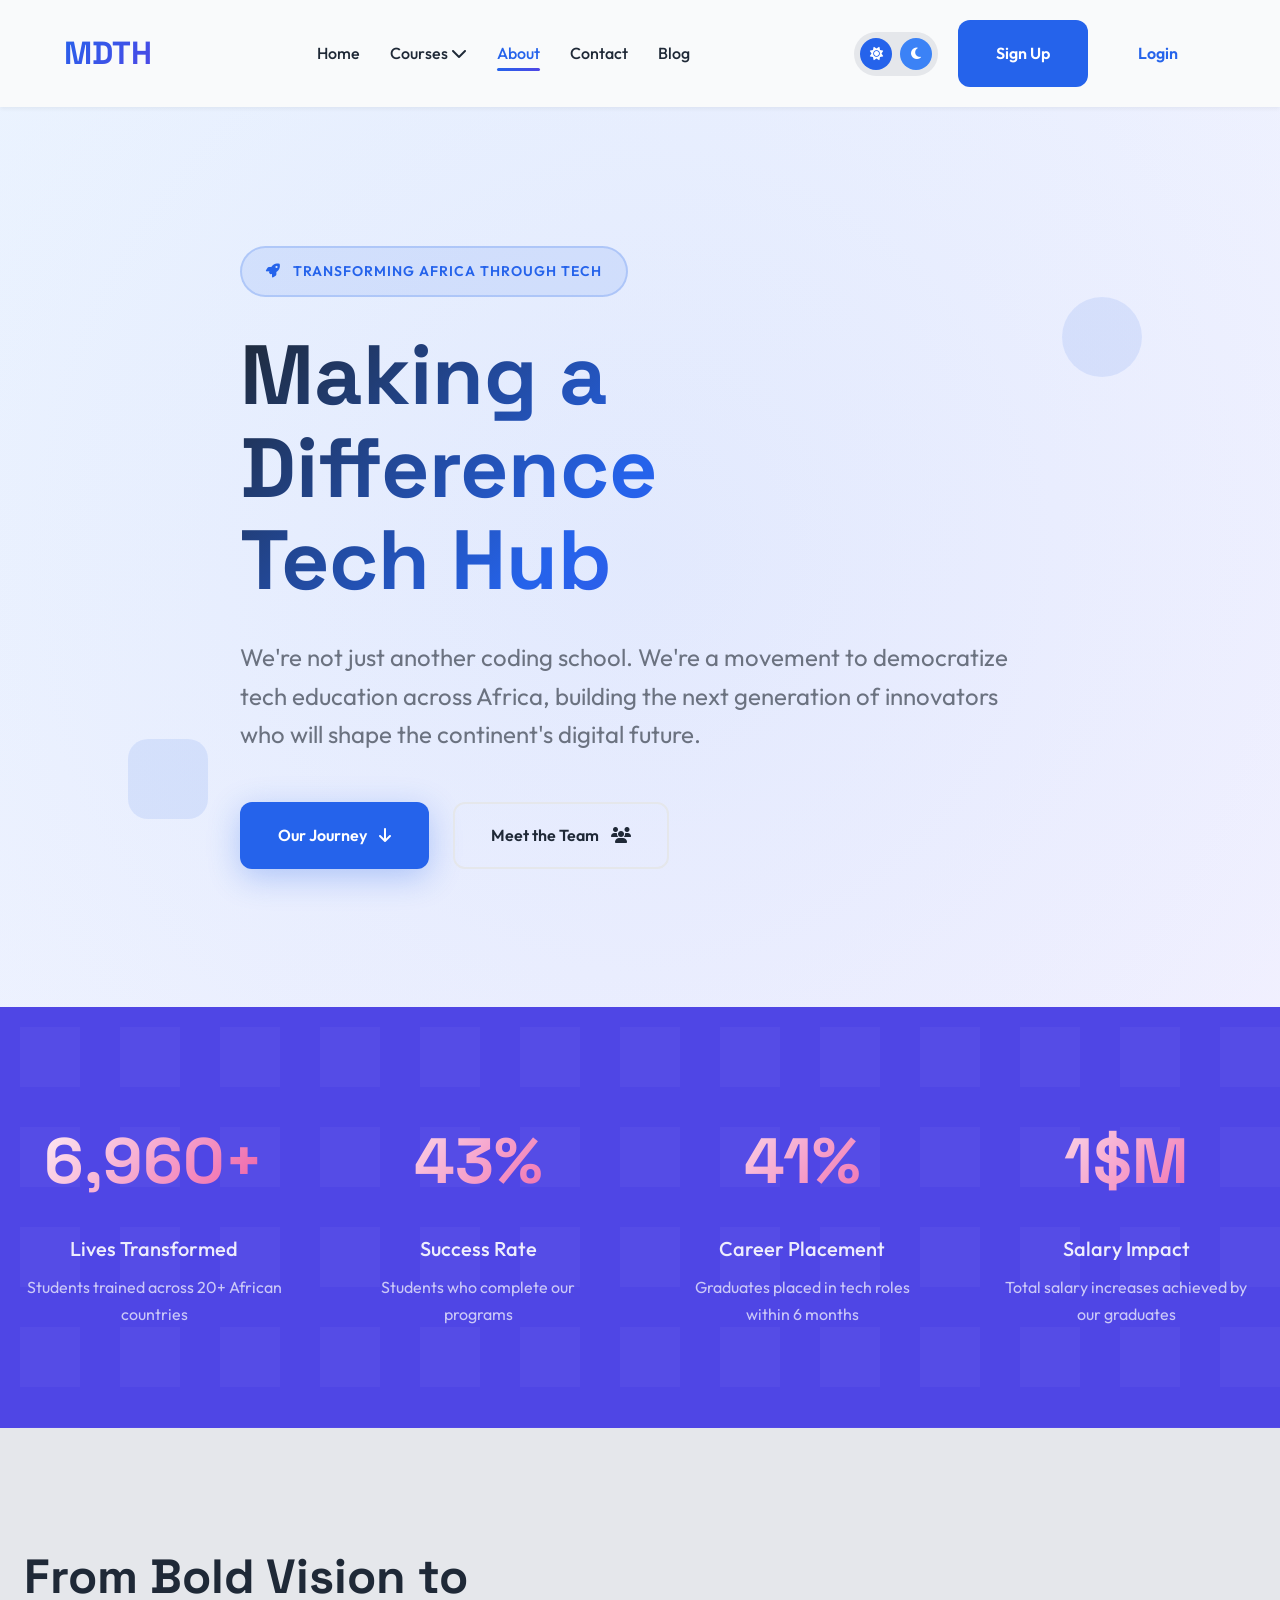
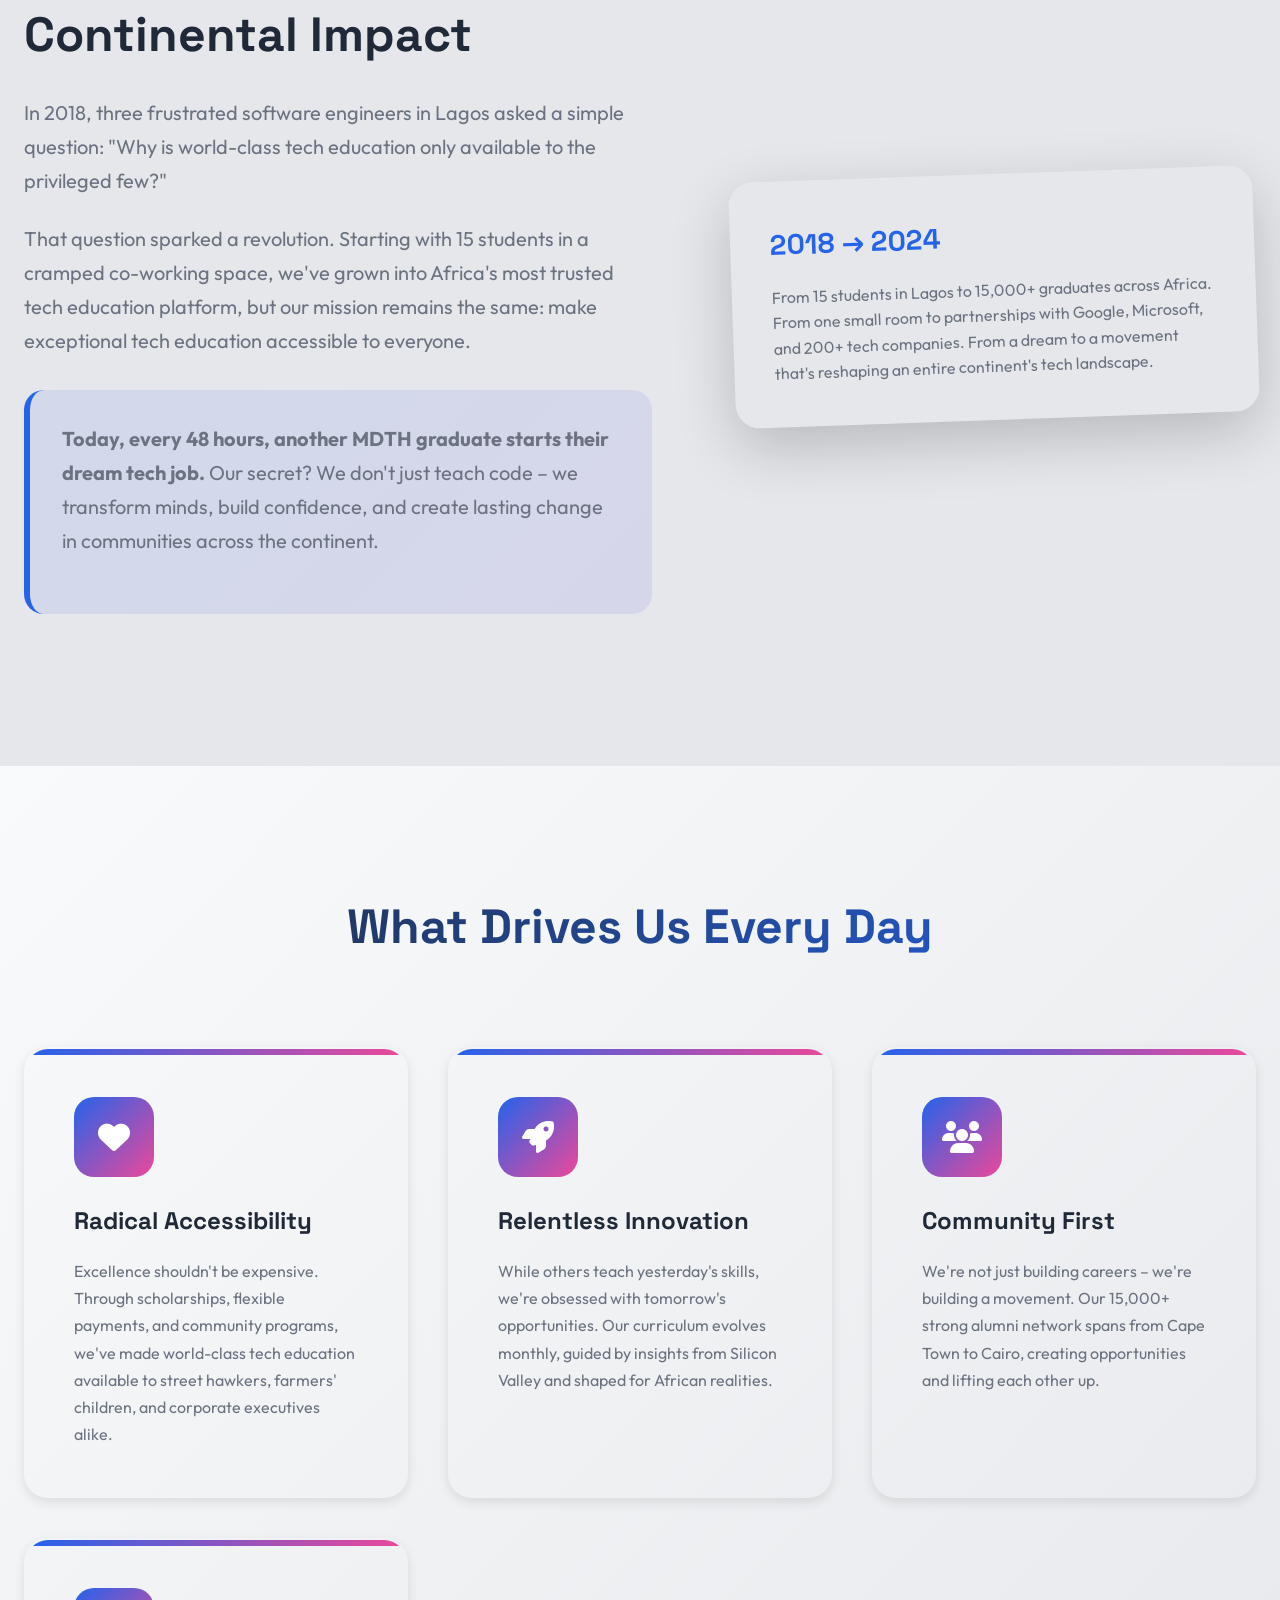
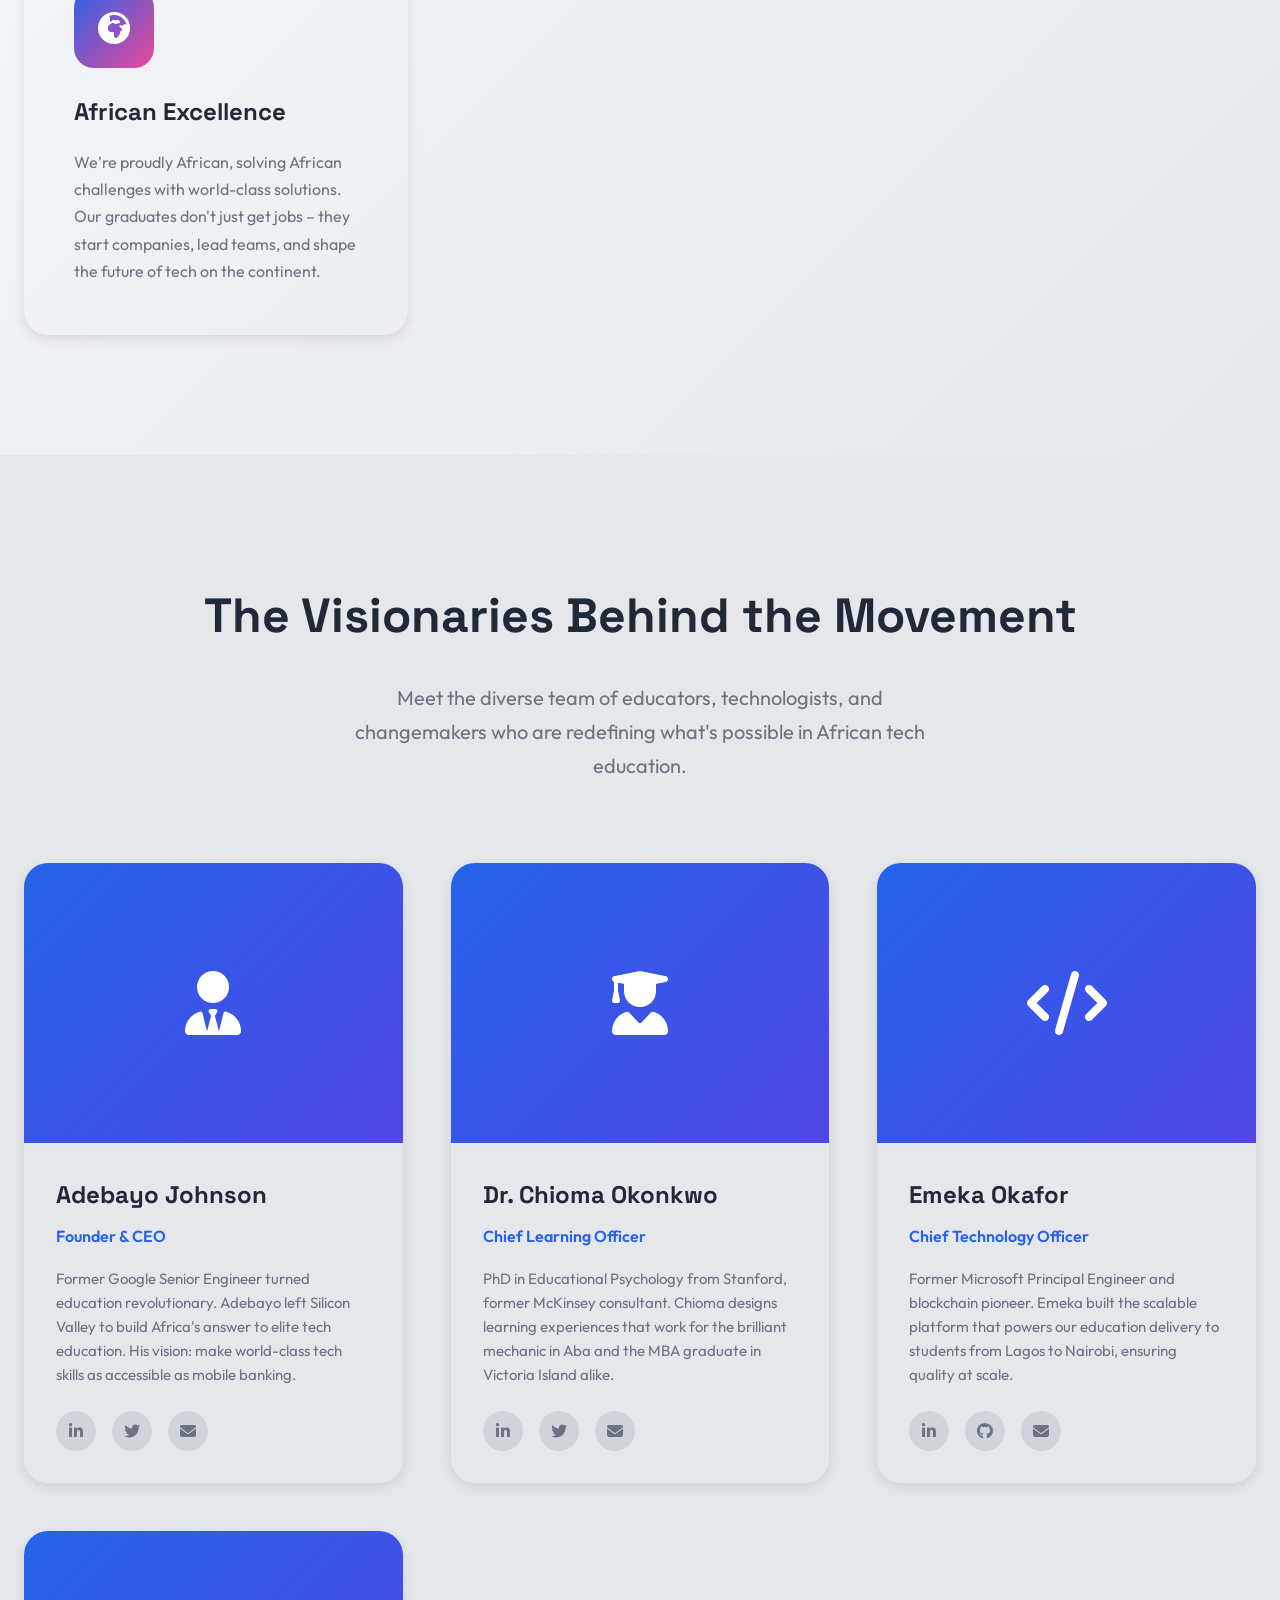
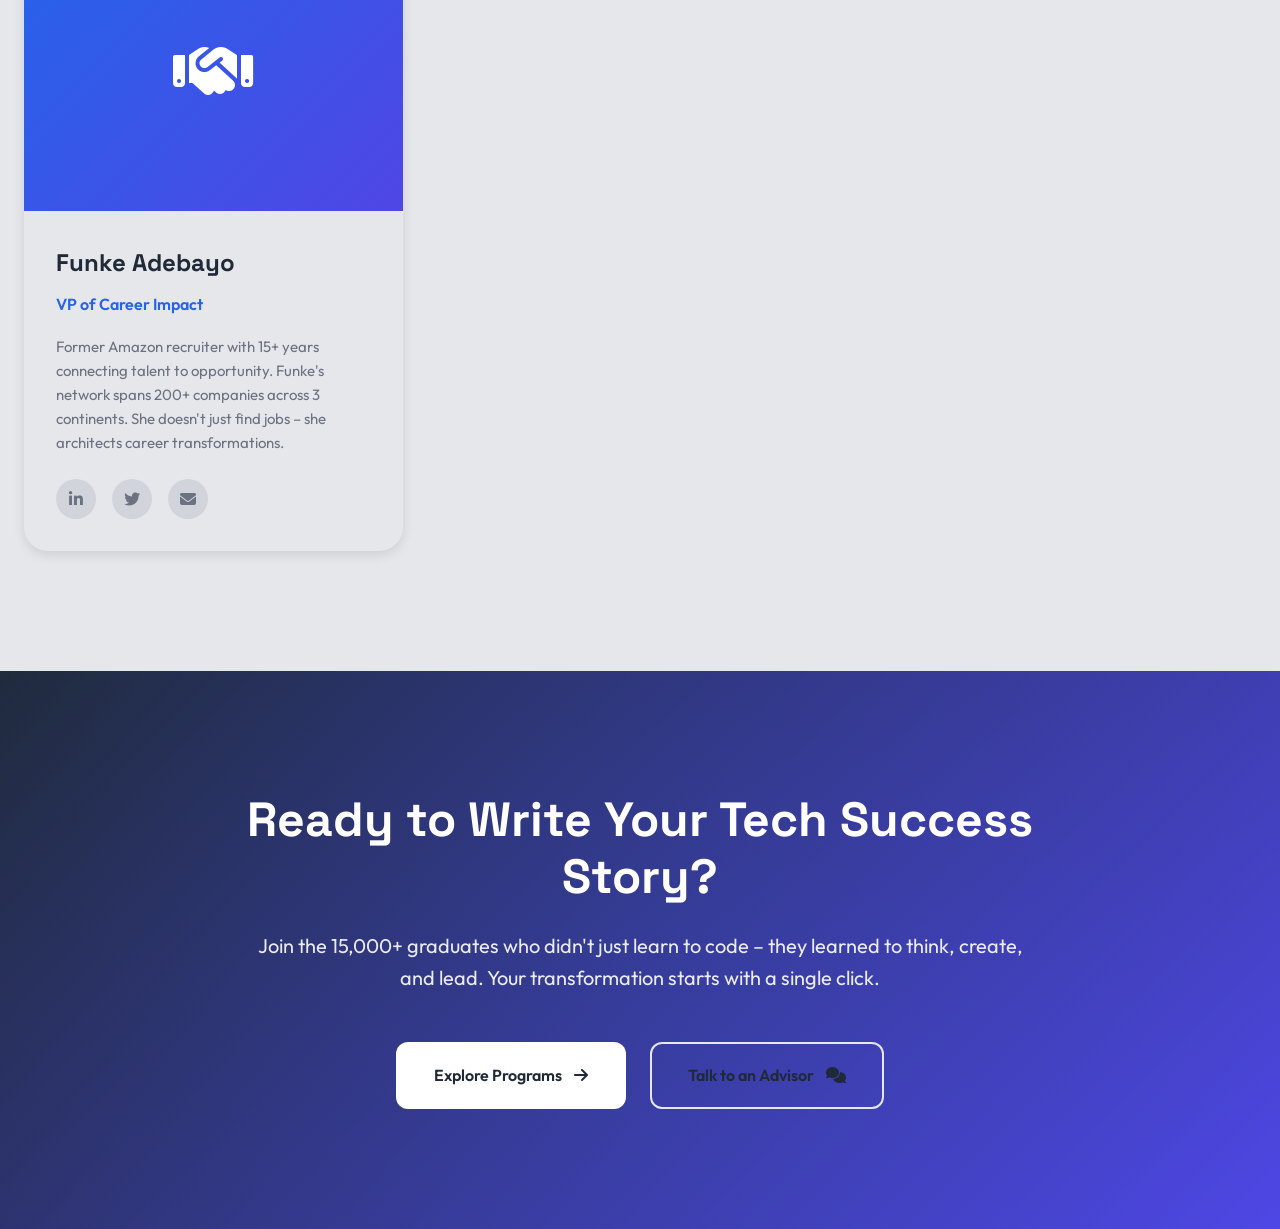
<file: about.html>
<!DOCTYPE html>
<html lang="en">
<head>
    <meta charset="UTF-8">
    <meta name="viewport" content="width=device-width, initial-scale=1.0">
    <title>About MDTH | Making a Difference Tech Hub</title>
    <meta name="description" content="Discover MDTH's journey to transform African tech education through innovation, excellence, and community impact.">
    
    <!-- Fonts -->
    <link rel="preconnect" href="https://fonts.googleapis.com">
    <link rel="preconnect" href="https://fonts.gstatic.com" crossorigin>
    <link href="https://fonts.googleapis.com/css2?family=Outfit:wght@300;400;500;600;700;800;900&family=Space+Grotesk:wght@300;400;500;600;700&display=swap" rel="stylesheet">
    
    <!-- Icons -->
    <link rel="stylesheet" href="https://cdnjs.cloudflare.com/ajax/libs/font-awesome/6.4.0/css/all.min.css">
    
    <style>
        :root {
            --primary: #2563EB;
            --primary-dark: #1E40AF;
            --primary-light: #93C5FD;
            --secondary: #4F46E5;
            --accent: #EC4899;
            --success: #10B981;
            --error: #EF4444;
            --warning: #F59E0B;
            --text-primary: #1F2937;
            --text-secondary: #6B7280;
            --text-muted: #9CA3AF;
            --bg-primary: #F9FAFB;
            --bg-secondary: #E5E7EB;
            --bg-tertiary: #D1D5DB;
            --bg-dark: #111827;
            --border: #E5E7EB;
            --shadow-sm: 0 2px 4px rgba(0,0,0,0.05);
            --shadow-md: 0 4px 12px rgba(0,0,0,0.1);
            --shadow-lg: 0 10px 30px rgba(0,0,0,0.15);
            --shadow-xl: 0 20px 60px rgba(0,0,0,0.2);
            --radius-sm: 8px;
            --radius-md: 12px;
            --radius-lg: 20px;
            --radius-xl: 24px;
        }

        /* Dark theme */
        [data-theme="dark"] {
            --primary: #3B82F6;
            --primary-dark: #1E40AF;
            --primary-light: #1E3A8A;
            --secondary: #6366F1;
            --accent: #EC4899;
            --text-primary: #F3F4F6;
            --text-secondary: #9CA3AF;
            --text-muted: #6B7280;
            --bg-primary: #111827;
            --bg-secondary: #1F2937;
            --bg-tertiary: #374151;
            --bg-dark: #030712;
            --border: #4B5563;
        }

        * {
            margin: 0;
            padding: 0;
            box-sizing: border-box;
        }

        html {
            scroll-behavior: smooth;
            font-size: 16px;
        }

        body {
            font-family: 'Outfit', -apple-system, BlinkMacSystemFont, sans-serif;
            line-height: 1.7;
            color: var(--text-primary);
            background: var(--bg-primary);
            overflow-x: hidden;
            transition: background 0.3s ease, color 0.3s ease;
        }

        .container {
            max-width: 1400px;
            margin: 0 auto;
            padding: 0 24px;
        }

        .section-padding {
            padding: 120px 0;
        }

        /* Custom cursor */
        body {
            cursor: url("data:image/svg+xml,%3Csvg xmlns='http://www.w3.org/2000/svg' width='32' height='32' viewBox='0 0 32 32'%3E%3Ccircle cx='16' cy='16' r='10' fill='%232563EB' opacity='0.3'/%3E%3Ccircle cx='16' cy='16' r='4' fill='%232563EB'/%3E%3C/svg%3E") 16 16, auto;
        }

        /* Navigation */
        /* Navigation Styles */
    .navbar {
        display: flex;
        justify-content: space-between;
        align-items: center;
        padding: 20px 5%;
        background-color: var(--bg-primary);
        box-shadow: var(--shadow-sm);
        position: sticky;
        top: 0;
        z-index: 1000;
        transition: all 0.3s ease;
    }

    .nav-container {
        display: flex;
        justify-content: space-between;
        align-items: center;
        width: 100%;
        max-width: 1400px;
        margin: 0 auto;
    }

    .logo {
        font-family: 'Space Grotesk', sans-serif;
        font-size: 32px;
        font-weight: 800;
        background: linear-gradient(135deg, var(--primary) 0%, var(--secondary) 100%);
        -webkit-background-clip: text;
        -webkit-text-fill-color: transparent;
        background-clip: text;
    }

    .nav-links {
        display: flex;
        gap: 30px;
        align-items: center;
        list-style: none;
    }

    .nav-links a {
        color: var(--text-primary);
        font-weight: 500;
        text-decoration: none;
        position: relative;
        padding: 8px 0;
        transition: color 0.3s ease;
    }

    .nav-links a:hover,
    .nav-links a.active {
        color: var(--primary);
    }

    .nav-links a::after {
        content: '';
        position: absolute;
        width: 0;
        height: 3px;
        bottom: 0;
        left: 0;
        background: linear-gradient(90deg, var(--primary), var(--secondary));
        transition: width 0.3s ease;
        border-radius: 3px;
    }

    .nav-links a:hover::after,
    .nav-links a.active::after {
        width: 100%;
    }

    /* Dropdown Menu */
    .dropdown {
        position: relative;
    }

    .dropdown-menu {
        position: absolute;
        top: 100%;
        left: 0;
        background-color: var(--card-bg);
        border-radius: var(--radius-md);
        box-shadow: var(--shadow-md);
        padding: 15px;
        min-width: 200px;
        opacity: 0;
        visibility: hidden;
        transition: all 0.3s ease;
        z-index: 100;
        border: 1px solid var(--border);
    }

    .dropdown:hover .dropdown-menu {
        opacity: 1;
        visibility: visible;
    }

    .dropdown-menu li {
        margin-bottom: 10px;
    }

    .dropdown-menu li:last-child {
        margin-bottom: 0;
    }

    .dropdown-menu a {
        display: block;
        padding: 8px 12px;
        border-radius: var(--radius-sm);
        transition: all 0.2s ease;
        color: var(--text-primary);
    }

    .dropdown-menu a:hover {
        background-color: var(--primary-light);
        color: white;
    }

    /* Nav Right Section */
    .nav-right {
        display: flex;
        align-items: center;
        gap: 20px;
    }

    /* Theme Toggle */
    .theme-toggle {
        display: flex;
        align-items: center;
        gap: 8px;
        background: var(--bg-secondary);
        border-radius: 50px;
        padding: 6px;
    }

    .theme-toggle-btn {
        width: 32px;
        height: 32px;
        border-radius: 50%;
        display: flex;
        align-items: center;
        justify-content: center;
        background: var(--bg-primary);
        border: none;
        color: var(--text-primary);
        cursor: pointer;
        transition: all 0.3s ease;
    }

    .theme-toggle-btn.active {
        background: var(--primary);
        color: white;
    }

    /* Auth Buttons */
    .auth-buttons {
        display: flex;
        gap: 12px;
    }

    .btn-signup,
    .btn-login {
        padding: 10px 20px;
        border-radius: var(--radius-md);
        font-weight: 600;
        transition: all 0.3s ease;
    }

    .btn-signup {
        background: var(--primary);
        color: white;
    }

    .btn-signup:hover {
        background: var(--primary-dark);
    }

    .btn-login {
        background: transparent;
        border: 1px solid var(--primary);
        color: var(--primary);
    }

    .btn-login:hover {
        background: var(--primary-light);
        color: white;
    }

    /* Hamburger Menu */
    .hamburger {
        display: none;
        cursor: pointer;
        padding: 10px;
        z-index: 1001;
    }

    .bar {
        display: block;
        width: 25px;
        height: 3px;
        margin: 5px auto;
        background-color: var(--text-primary);
        transition: all 0.3s ease;
    }

    /* Side Menu */
    .side-menu {
        position: fixed;
        top: 0;
        right: -100%;
        width: 300px;
        height: 100vh;
        background-color: var(--bg-primary);
        box-shadow: var(--shadow-lg);
        transition: right 0.3s ease;
        z-index: 1000;
        overflow-y: auto;
        padding: 20px;
    }

    .side-menu.active {
        right: 0;
    }

    .side-menu-header {
        display: flex;
        justify-content: space-between;
        align-items: center;
        margin-bottom: 20px;
    }

    .cancel-icon {
        font-size: 28px;
        cursor: pointer;
        color: var(--text-primary);
    }

    .menu-separator {
        border: none;
        height: 1px;
        background-color: var(--border);
        margin: 15px 0;
    }

    .theme-switcher {
        display: flex;
        justify-content: space-between;
        align-items: center;
        margin-bottom: 20px;
    }

    .theme-switcher p {
        color: var(--text-primary);
        font-weight: 500;
    }

    .mobile-nav-links {
        list-style: none;
        margin-bottom: 20px;
    }

    .mobile-nav-links li {
        margin-bottom: 15px;
    }

    .mobile-nav-links a {
        color: var(--text-primary);
        text-decoration: none;
        font-weight: 500;
        display: block;
        padding: 8px 0;
    }

    .mobile-nav-links a.active {
        color: var(--primary);
    }

    .mobile-dropdown-menu {
        padding-left: 15px;
        margin-top: 10px;
        display: none;
    }

    .mobile-dropdown-menu.active {
        display: block;
    }

    .mobile-dropdown-menu li {
        margin-bottom: 8px;
    }

    .mobile-dropdown-menu a {
        color: var(--text-secondary);
    }

    .mobile-dropdown-menu a:hover {
        color: var(--primary);
    }

    .mobile-auth-buttons {
        display: flex;
        flex-direction: column;
        gap: 10px;
    }

    /* Responsive Design */
    @media (max-width: 1024px) {
        .nav-links,
        .auth-buttons {
            display: none;
        }
        
        .hamburger {
            display: block;
        }
        
        .theme-toggle {
            display: none;
        }
    }

    @media (max-width: 480px) {
        .side-menu {
            width: 100%;
        }
    }
        /* Hero Section */
        .hero {
            min-height: 100vh;
            display: flex;
            align-items: center;
            background: linear-gradient(135deg, #EFF6FF 0%, #F5F3FF 100%);
            position: relative;
            overflow: hidden;
        }

        [data-theme="dark"] .hero {
            background: linear-gradient(135deg, #1E3A8A 0%, #3730A3 100%);
        }

        .hero::before {
            content: '';
            position: absolute;
            top: -50%;
            right: -50%;
            width: 200%;
            height: 200%;
            background: radial-gradient(circle, rgba(37, 99, 235, 0.08) 0%, transparent 70%);
            animation: rotate 60s linear infinite;
        }

        @keyframes rotate {
            from { transform: rotate(0deg); }
            to { transform: rotate(360deg); }
        }

        .hero-content {
            position: relative;
            z-index: 2;
            max-width: 800px;
        }

        .hero-badge {
            display: inline-flex;
            align-items: center;
            gap: 12px;
            background: rgba(37, 99, 235, 0.1);
            border: 2px solid rgba(37, 99, 235, 0.2);
            padding: 12px 24px;
            border-radius: 50px;
            font-weight: 600;
            color: var(--primary);
            margin-bottom: 32px;
            font-size: 14px;
            text-transform: uppercase;
            letter-spacing: 1px;
        }

        .hero-title {
            font-family: 'Space Grotesk', sans-serif;
            font-size: clamp(48px, 8vw, 84px);
            font-weight: 900;
            line-height: 1.1;
            margin-bottom: 32px;
            background: linear-gradient(135deg, var(--text-primary) 0%, var(--primary) 50%, var(--secondary) 100%);
            -webkit-background-clip: text;
            -webkit-text-fill-color: transparent;
            background-clip: text;
        }

        .hero-subtitle {
            font-size: 24px;
            color: var(--text-secondary);
            margin-bottom: 48px;
            line-height: 1.6;
            font-weight: 400;
        }

        .hero-cta {
            display: flex;
            gap: 24px;
            align-items: center;
        }

        .btn {
            display: inline-flex;
            align-items: center;
            gap: 12px;
            padding: 18px 36px;
            border-radius: var(--radius-md);
            text-decoration: none;
            font-weight: 600;
            font-size: 16px;
            transition: all 0.4s cubic-bezier(0.23, 1, 0.32, 1);
            border: 2px solid transparent;
            cursor: pointer;
        }

        .btn-primary {
            background: var(--primary);
            color: white;
            box-shadow: 0 8px 32px rgba(37, 99, 235, 0.3);
        }

        .btn-primary:hover {
            background: var(--primary-dark);
            transform: translateY(-4px);
            box-shadow: 0 16px 48px rgba(37, 99, 235, 0.4);
        }

        .btn-secondary {
            background: transparent;
            color: var(--text-primary);
            border-color: var(--border);
        }

        .btn-secondary:hover {
            background: var(--bg-secondary);
            border-color: var(--primary);
            color: var(--primary);
            transform: translateY(-2px);
        }

        /* Floating shapes */
        .floating-shape {
            position: absolute;
            opacity: 0.1;
            animation: float 20s ease-in-out infinite;
            color: var(--primary);
        }

        .floating-shape:nth-child(1) {
            top: 20%;
            right: 10%;
            animation-delay: -5s;
        }

        .floating-shape:nth-child(2) {
            bottom: 20%;
            left: 10%;
            animation-delay: -10s;
        }

        @keyframes float {
            0%, 100% { transform: translateY(0px) rotate(0deg); }
            50% { transform: translateY(-30px) rotate(180deg); }
        }

        /* Impact Numbers */
        .impact {
            padding: 100px 0;
            background: var(--secondary);
            color: white;
            position: relative;
            overflow: hidden;
        }

        .impact::before {
            content: '';
            position: absolute;
            top: 0;
            left: 0;
            width: 100%;
            height: 100%;
            background: url("data:image/svg+xml,%3Csvg width='100' height='100' viewBox='0 0 100 100' xmlns='http://www.w3.org/2000/svg'%3E%3Cpath d='M0 0h100v100H0z' fill='none'/%3E%3Cpath d='M20 20h60v60H20z' fill='%23FFFFFF' opacity='0.03'/%3E%3C/svg%3E") repeat;
        }

        .impact-grid {
            display: grid;
            grid-template-columns: repeat(auto-fit, minmax(250px, 1fr));
            gap: 64px;
            position: relative;
            z-index: 2;
        }

        .impact-item {
            text-align: center;
        }

        .impact-number {
            font-family: 'Space Grotesk', sans-serif;
            font-size: 64px;
            font-weight: 800;
            margin-bottom: 16px;
            background: linear-gradient(135deg, white 0%, var(--accent) 100%);
            -webkit-background-clip: text;
            -webkit-text-fill-color: transparent;
            background-clip: text;
        }

        .impact-label {
            font-size: 20px;
            font-weight: 500;
            opacity: 0.9;
        }

        .impact-description {
            font-size: 16px;
            margin-top: 8px;
            opacity: 0.7;
        }

        /* Story Section */
        .story {
            background: var(--bg-secondary);
        }

        .story-content {
            display: grid;
            grid-template-columns: 1.2fr 1fr;
            gap: 80px;
            align-items: center;
        }

        .story-text h2 {
            font-family: 'Space Grotesk', sans-serif;
            font-size: 48px;
            font-weight: 700;
            margin-bottom: 32px;
            line-height: 1.2;
        }

        .story-text p {
            font-size: 20px;
            color: var(--text-secondary);
            margin-bottom: 24px;
            line-height: 1.7;
        }

        .story-highlight {
            background: linear-gradient(135deg, rgba(37, 99, 235, 0.1) 0%, rgba(79, 70, 229, 0.1) 100%);
            padding: 32px;
            border-radius: var(--radius-lg);
            border-left: 6px solid var(--primary);
            margin: 32px 0;
        }

        .story-visual {
            position: relative;
        }

        .story-card {
            background: var(--card-bg);
            padding: 40px;
            border-radius: var(--radius-xl);
            box-shadow: var(--shadow-xl);
            transform: rotate(-2deg);
            transition: transform 0.4s ease;
        }

        .story-card:hover {
            transform: rotate(0deg);
        }

        .story-card h3 {
            font-family: 'Space Grotesk', sans-serif;
            font-size: 28px;
            font-weight: 700;
            margin-bottom: 16px;
            color: var(--primary);
        }

        .story-card p {
            font-size: 16px;
            color: var(--text-secondary);
            line-height: 1.6;
        }

        /* Values Section */
        .values {
            background: linear-gradient(135deg, var(--bg-primary) 0%, var(--bg-secondary) 100%);
        }

        .values h2 {
            font-family: 'Space Grotesk', sans-serif;
            font-size: 48px;
            font-weight: 700;
            text-align: center;
            margin-bottom: 80px;
            background: linear-gradient(135deg, var(--text-primary) 0%, var(--primary) 100%);
            -webkit-background-clip: text;
            -webkit-text-fill-color: transparent;
            background-clip: text;
        }

        .values-grid {
            display: grid;
            grid-template-columns: repeat(auto-fit, minmax(350px, 1fr));
            gap: 40px;
        }

        .value-card {
            background: var(--card-bg);
            padding: 48px;
            border-radius: var(--radius-xl);
            box-shadow: var(--shadow-md);
            transition: all 0.4s cubic-bezier(0.23, 1, 0.32, 1);
            border: 2px solid transparent;
            position: relative;
            overflow: hidden;
        }

        .value-card::before {
            content: '';
            position: absolute;
            top: 0;
            left: 0;
            width: 100%;
            height: 6px;
            background: linear-gradient(90deg, var(--primary) 0%, var(--accent) 100%);
        }

        .value-card:hover {
            transform: translateY(-8px);
            box-shadow: var(--shadow-xl);
            border-color: rgba(37, 99, 235, 0.2);
        }

        .value-icon {
            width: 80px;
            height: 80px;
            background: linear-gradient(135deg, var(--primary) 0%, var(--accent) 100%);
            border-radius: var(--radius-lg);
            display: flex;
            align-items: center;
            justify-content: center;
            font-size: 32px;
            color: white;
            margin-bottom: 24px;
        }

        .value-card h3 {
            font-family: 'Space Grotesk', sans-serif;
            font-size: 24px;
            font-weight: 700;
            margin-bottom: 16px;
            color: var(--text-primary);
        }

        .value-card p {
            font-size: 16px;
            color: var(--text-secondary);
            line-height: 1.7;
        }

        /* Team Section */
        .team {
            background: var(--bg-secondary);
        }

        .team h2 {
            font-family: 'Space Grotesk', sans-serif;
            font-size: 48px;
            font-weight: 700;
            text-align: center;
            margin-bottom: 24px;
        }

        .team-subtitle {
            text-align: center;
            font-size: 20px;
            color: var(--text-secondary);
            margin-bottom: 80px;
            max-width: 600px;
            margin-left: auto;
            margin-right: auto;
        }

        .team-grid {
            display: grid;
            grid-template-columns: repeat(auto-fit, minmax(300px, 1fr));
            gap: 48px;
        }

        .team-card {
            background: var(--card-bg);
            border-radius: var(--radius-xl);
            overflow: hidden;
            box-shadow: var(--shadow-md);
            transition: all 0.4s cubic-bezier(0.23, 1, 0.32, 1);
            position: relative;
        }

        .team-card:hover {
            transform: translateY(-12px);
            box-shadow: var(--shadow-xl);
        }

        .team-image {
            height: 280px;
            background: linear-gradient(135deg, var(--primary) 0%, var(--secondary) 100%);
            position: relative;
            display: flex;
            align-items: center;
            justify-content: center;
            color: white;
            font-size: 64px;
        }

        .team-info {
            padding: 32px;
        }

        .team-name {
            font-family: 'Space Grotesk', sans-serif;
            font-size: 24px;
            font-weight: 700;
            margin-bottom: 8px;
            color: var(--text-primary);
        }

        .team-role {
            font-size: 16px;
            font-weight: 600;
            color: var(--primary);
            margin-bottom: 16px;
        }

        .team-bio {
            font-size: 15px;
            color: var(--text-secondary);
            line-height: 1.6;
            margin-bottom: 24px;
        }

        .team-social {
            display: flex;
            gap: 16px;
        }

        .social-link {
            width: 40px;
            height: 40px;
            border-radius: 50%;
            background: var(--bg-tertiary);
            display: flex;
            align-items: center;
            justify-content: center;
            color: var(--text-secondary);
            text-decoration: none;
            transition: all 0.3s ease;
        }

        .social-link:hover {
            background: var(--primary);
            color: white;
            transform: scale(1.1);
        }

        /* CTA Section */
        .cta {
            background: linear-gradient(135deg, var(--text-primary) 0%, var(--secondary) 100%);
            color: white;
            text-align: center;
            position: relative;
            overflow: hidden;
        }

        .cta::before {
            content: '';
            position: absolute;
            top: -50%;
            left: -50%;
            width: 200%;
            height: 200%;
            background: radial-gradient(circle, rgba(37, 99, 235, 0.1) 0%, transparent 70%);
            animation: rotate 40s linear infinite reverse;
        }

        .cta-content {
            position: relative;
            z-index: 2;
            max-width: 800px;
            margin: 0 auto;
        }

        .cta h2 {
            font-family: 'Space Grotesk', sans-serif;
            font-size: 48px;
            font-weight: 800;
            margin-bottom: 24px;
            line-height: 1.2;
        }

        .cta p {
            font-size: 20px;
            margin-bottom: 48px;
            opacity: 0.9;
            line-height: 1.6;
        }

        .cta-buttons {
            display: flex;
            justify-content: center;
            gap: 24px;
        }

        .btn-light {
            background: white;
            color: var(--text-primary);
        }

        .btn-light:hover {
            background: var(--accent);
            color: white;
            transform: translateY(-4px);
            box-shadow: 0 16px 48px rgba(236, 72, 153, 0.4);
        }

        /* Responsive Design */
        @media (max-width: 1024px) {
            .nav-links {
                display: none;
            }

            .story-content {
                grid-template-columns: 1fr;
                gap: 60px;
            }

            .hero-cta {
                flex-direction: column;
            }

            .cta-buttons {
                flex-direction: column;
                align-items: center;
            }
        }

        @media (max-width: 768px) {
            .section-padding {
                padding: 80px 0;
            }

            .hero-title {
                font-size: 48px;
            }

            .hero-subtitle {
                font-size: 20px;
            }

            .impact-grid {
                gap: 48px;
            }

            .impact-number {
                font-size: 48px;
            }

            .values h2,
            .team h2,
            .story-text h2 {
                font-size: 36px;
            }

            .cta h2 {
                font-size: 36px;
            }

            .values-grid {
                grid-template-columns: 1fr;
            }

            .value-card {
                padding: 32px;
            }
        }

        @media (max-width: 480px) {
            .container {
                padding: 0 16px;
            }

            .hero-title {
                font-size: 36px;
            }

            .btn {
                width: 100%;
                justify-content: center;
            }

            .team-grid {
                grid-template-columns: 1fr;
            }
        }

        /* Scroll animations */
        .animate-on-scroll {
            opacity: 0;
            transform: translateY(30px);
            transition: all 0.8s cubic-bezier(0.23, 1, 0.32, 1);
        }

        .animate-on-scroll.animated {
            opacity: 1;
            transform: translateY(0);
        }
    </style>
</head>
<body>
  <!-- Navigation -->
<nav class="navbar" id="navbar">
    <div class="nav-container">
        <div class="logo">
            <a href="#">
                <span>MDTH</span>
            </a>
        </div>
        
        <ul class="nav-links" id="mainNav">
            <li><a href="#home">Home</a></li>
            <li class="dropdown">
                <a href="#courses">Courses <i class="fas fa-chevron-down"></i></a>
                <ul class="dropdown-menu">
                    <li><a href="web-development.html">Web Development</a></li>
                    <li><a href="#data-science">Data Science</a></li>
                    <li><a href="#ui-ux">UI/UX Design</a></li>
                    <li><a href="#digital-marketing">Digital Marketing</a></li>
                </ul>
            </li>
            <li><a href="#about" class="active">About</a></li>
            <li><a href="#contact">Contact</a></li>
            <li><a href="#blog">Blog</a></li>
        </ul>
        
        <div class="nav-right">
            <div class="theme-toggle">
                <button class="theme-toggle-btn" data-theme="light"><i class="fas fa-sun"></i></button>
                <button class="theme-toggle-btn active" data-theme="dark"><i class="fas fa-moon"></i></button>
            </div>
            
            <div class="auth-buttons">
                <a href="signup.html" class="btn btn-signup">Sign Up</a>
                <a href="login.html" class="btn btn-login">Login</a>
            </div>
            
            <!-- Hamburger Icon -->
            <div class="hamburger" id="hamburgerBtn">
                <span class="bar"></span>
                <span class="bar"></span>
                <span class="bar"></span>
            </div>
        </div>
    </div>
</nav>

<!-- Mobile Side Menu -->
<div class="side-menu" id="sideMenu">
    <div class="side-menu-header">
        <div class="logo">
            <a href="#">
                <span>MDTH</span>
            </a>
        </div>
        <div class="cancel-icon" id="closeMenuBtn">
            <span>&times;</span>
        </div>
    </div>
    
    <hr class="menu-separator">
    
    <div class="theme-switcher">
        <p>Switch Theme</p>
        <div class="theme-toggle">
            <button class="theme-toggle-btn" data-theme="light"><i class="fas fa-sun"></i></button>
            <button class="theme-toggle-btn active" data-theme="dark"><i class="fas fa-moon"></i></button>
        </div>
    </div>
    
    <ul class="mobile-nav-links">
        <li><a href="#home">Home</a></li>
        <li class="mobile-dropdown">
            <a href="#courses" class="dropdown-toggle">Courses <i class="fas fa-chevron-down"></i></a>
            <ul class="mobile-dropdown-menu">
                <li><a href="web-development.html">Web Development</a></li>
                <li><a href="#data-science">Data Science</a></li>
                <li><a href="#ui-ux">UI/UX Design</a></li>
                <li><a href="#digital-marketing">Digital Marketing</a></li>
            </ul>
        </li>
        <li><a href="#about" class="active">About</a></li>
        <li><a href="#contact">Contact</a></li>
        <li><a href="#blog">Blog</a></li>
    </ul>
    
    <div class="mobile-auth-buttons">
        <a href="signup.html" class="btn btn-signup">Sign Up</a>
        <a href="login.html" class="btn btn-login">Login</a>
    </div>
    
    <hr class="menu-separator">
</div>
    <!-- Hero Section -->
    <section class="hero">
        <div class="floating-shape">
            <svg width="100" height="100" viewBox="0 0 100 100" fill="none">
                <circle cx="50" cy="50" r="40" fill="currentColor"/>
            </svg>
        </div>
        <div class="floating-shape">
            <svg width="80" height="80" viewBox="0 0 80 80" fill="none">
                <rect width="80" height="80" rx="20" fill="currentColor"/>
            </svg>
        </div>
        
        <div class="container">
            <div class="hero-content">
                <div class="hero-badge">
                    <i class="fas fa-rocket"></i>
                    <span>Transforming Africa Through Tech</span>
                </div>
                
                <h1 class="hero-title">
                    Making a Difference<br>
                    Tech Hub
                </h1>
                
                <p class="hero-subtitle">
                    We're not just another coding school. We're a movement to democratize tech education across Africa, building the next generation of innovators who will shape the continent's digital future.
                </p>
                
                <div class="hero-cta">
                    <a href="#story" class="btn btn-primary">
                        <span>Our Journey</span>
                        <i class="fas fa-arrow-down"></i>
                    </a>
                    <a href="#team" class="btn btn-secondary">
                        <span>Meet the Team</span>
                        <i class="fas fa-users"></i>
                    </a>
                </div>
            </div>
        </div>
    </section>

    <!-- Impact Numbers -->
    <section class="impact">
        <div class="container">
            <div class="impact-grid">
                <div class="impact-item animate-on-scroll">
                    <div class="impact-number">15,000+</div>
                    <div class="impact-label">Lives Transformed</div>
                    <div class="impact-description">Students trained across 20+ African countries</div>
                </div>
                <div class="impact-item animate-on-scroll">
                    <div class="impact-number">94%</div>
                    <div class="impact-label">Success Rate</div>
                    <div class="impact-description">Students who complete our programs</div>
                </div>
                <div class="impact-item animate-on-scroll">
                    <div class="impact-number">89%</div>
                    <div class="impact-label">Career Placement</div>
                    <div class="impact-description">Graduates placed in tech roles within 6 months</div>
                </div>
                <div class="impact-item animate-on-scroll">
                    <div class="impact-number">$2.5M</div>
                    <div class="impact-label">Salary Impact</div>
                    <div class="impact-description">Total salary increases achieved by our graduates</div>
                </div>
            </div>
        </div>
    </section>

    <!-- Our Story -->
    <section id="story" class="story section-padding">
        <div class="container">
            <div class="story-content">
                <div class="story-text animate-on-scroll">
                    <h2>From Bold Vision to Continental Impact</h2>
                    <p>
                        In 2018, three frustrated software engineers in Lagos asked a simple question: "Why is world-class tech education only available to the privileged few?"
                    </p>
                    <p>
                        That question sparked a revolution. Starting with 15 students in a cramped co-working space, we've grown into Africa's most trusted tech education platform, but our mission remains the same: make exceptional tech education accessible to everyone.
                    </p>
                    <div class="story-highlight">
                        <p><strong>Today, every 48 hours, another MDTH graduate starts their dream tech job.</strong> Our secret? We don't just teach code – we transform minds, build confidence, and create lasting change in communities across the continent.</p>
                    </div>
                </div>
                <div class="story-visual animate-on-scroll">
                    <div class="story-card">
                        <h3>2018 → 2024</h3>
                        <p>From 15 students in Lagos to 15,000+ graduates across Africa. From one small room to partnerships with Google, Microsoft, and 200+ tech companies. From a dream to a movement that's reshaping an entire continent's tech landscape.</p>
                    </div>
                </div>
            </div>
        </div>
    </section>

    <!-- Values -->
    <section class="values section-padding">
        <div class="container">
            <h2 class="animate-on-scroll">What Drives Us Every Day</h2>
            <div class="values-grid">
                <div class="value-card animate-on-scroll">
                    <div class="value-icon">
                        <i class="fas fa-heart"></i>
                    </div>
                    <h3>Radical Accessibility</h3>
                    <p>Excellence shouldn't be expensive. Through scholarships, flexible payments, and community programs, we've made world-class tech education available to street hawkers, farmers' children, and corporate executives alike.</p>
                </div>
                <div class="value-card animate-on-scroll">
                    <div class="value-icon">
                        <i class="fas fa-rocket"></i>
                    </div>
                    <h3>Relentless Innovation</h3>
                    <p>While others teach yesterday's skills, we're obsessed with tomorrow's opportunities. Our curriculum evolves monthly, guided by insights from Silicon Valley and shaped for African realities.</p>
                </div>
                <div class="value-card animate-on-scroll">
                    <div class="value-icon">
                        <i class="fas fa-users"></i>
                    </div>
                    <h3>Community First</h3>
                    <p>We're not just building careers – we're building a movement. Our 15,000+ strong alumni network spans from Cape Town to Cairo, creating opportunities and lifting each other up.</p>
                </div>
                <div class="value-card animate-on-scroll">
                    <div class="value-icon">
                        <i class="fas fa-globe-africa"></i>
                    </div>
                    <h3>African Excellence</h3>
                    <p>We're proudly African, solving African challenges with world-class solutions. Our graduates don't just get jobs – they start companies, lead teams, and shape the future of tech on the continent.</p>
                </div>
            </div>
        </div>
    </section>

    <!-- Team -->
    <section id="team" class="team section-padding">
        <div class="container">
            <h2 class="animate-on-scroll">The Visionaries Behind the Movement</h2>
            <p class="team-subtitle animate-on-scroll">
                Meet the diverse team of educators, technologists, and changemakers who are redefining what's possible in African tech education.
            </p>
            
            <div class="team-grid">
                <div class="team-card animate-on-scroll">
                    <div class="team-image">
                        <i class="fas fa-user-tie"></i>
                    </div>
                    <div class="team-info">
                        <div class="team-name">Adebayo Johnson</div>
                        <div class="team-role">Founder & CEO</div>
                        <div class="team-bio">
                            Former Google Senior Engineer turned education revolutionary. Adebayo left Silicon Valley to build Africa's answer to elite tech education. His vision: make world-class tech skills as accessible as mobile banking.
                        </div>
                        <div class="team-social">
                            <a href="#" class="social-link"><i class="fab fa-linkedin-in"></i></a>
                            <a href="#" class="social-link"><i class="fab fa-twitter"></i></a>
                            <a href="#" class="social-link"><i class="fas fa-envelope"></i></a>
                        </div>
                    </div>
                </div>
                
                <div class="team-card animate-on-scroll">
                    <div class="team-image">
                        <i class="fas fa-user-graduate"></i>
                    </div>
                    <div class="team-info">
                        <div class="team-name">Dr. Chioma Okonkwo</div>
                        <div class="team-role">Chief Learning Officer</div>
                        <div class="team-bio">
                            PhD in Educational Psychology from Stanford, former McKinsey consultant. Chioma designs learning experiences that work for the brilliant mechanic in Aba and the MBA graduate in Victoria Island alike.
                        </div>
                        <div class="team-social">
                            <a href="#" class="social-link"><i class="fab fa-linkedin-in"></i></a>
                            <a href="#" class="social-link"><i class="fab fa-twitter"></i></a>
                            <a href="#" class="social-link"><i class="fas fa-envelope"></i></a>
                        </div>
                    </div>
                </div>
                
                <div class="team-card animate-on-scroll">
                    <div class="team-image">
                        <i class="fas fa-code"></i>
                    </div>
                    <div class="team-info">
                        <div class="team-name">Emeka Okafor</div>
                        <div class="team-role">Chief Technology Officer</div>
                        <div class="team-bio">
                            Former Microsoft Principal Engineer and blockchain pioneer. Emeka built the scalable platform that powers our education delivery to students from Lagos to Nairobi, ensuring quality at scale.
                        </div>
                        <div class="team-social">
                            <a href="#" class="social-link"><i class="fab fa-linkedin-in"></i></a>
                            <a href="#" class="social-link"><i class="fab fa-github"></i></a>
                            <a href="#" class="social-link"><i class="fas fa-envelope"></i></a>
                        </div>
                    </div>
                </div>
                
                <div class="team-card animate-on-scroll">
                    <div class="team-image">
                        <i class="fas fa-handshake"></i>
                    </div>
                    <div class="team-info">
                        <div class="team-name">Funke Adebayo</div>
                        <div class="team-role">VP of Career Impact</div>
                        <div class="team-bio">
                            Former Amazon recruiter with 15+ years connecting talent to opportunity. Funke's network spans 200+ companies across 3 continents. She doesn't just find jobs – she architects career transformations.
                        </div>
                        <div class="team-social">
                            <a href="#" class="social-link"><i class="fab fa-linkedin-in"></i></a>
                            <a href="#" class="social-link"><i class="fab fa-twitter"></i></a>
                            <a href="#" class="social-link"><i class="fas fa-envelope"></i></a>
                        </div>
                    </div>
                </div>
            </div>
        </div>
    </section>

    <!-- CTA -->
    <section class="cta section-padding">
        <div class="container">
            <div class="cta-content animate-on-scroll">
                <h2>Ready to Write Your Tech Success Story?</h2>
                <p>
                    Join the 15,000+ graduates who didn't just learn to code – they learned to think, create, and lead. Your transformation starts with a single click.
                </p>
                <div class="cta-buttons">
                    <a href="#courses" class="btn btn-light">
                        <span>Explore Programs</span>
                        <i class="fas fa-arrow-right"></i>
                    </a>
                    <a href="#contact" class="btn btn-secondary">
                        <span>Talk to an Advisor</span>
                        <i class="fas fa-comments"></i>
                    </a>
                </div>
            </div>
        </div>
    </section>

    <script>
           // Mobile Menu Toggle
    const hamburgerBtn = document.getElementById('hamburgerBtn');
    const closeMenuBtn = document.getElementById('closeMenuBtn');
    const sideMenu = document.getElementById('sideMenu');
    const dropdownToggles = document.querySelectorAll('.dropdown-toggle');
    
    hamburgerBtn.addEventListener('click', () => {
        sideMenu.classList.add('active');
        document.body.style.overflow = 'hidden';
    });
    
    closeMenuBtn.addEventListener('click', () => {
        sideMenu.classList.remove('active');
        document.body.style.overflow = '';
    });
    
    // Close menu when clicking outside
    document.addEventListener('click', (e) => {
        if (!sideMenu.contains(e.target) && e.target !== hamburgerBtn) {
            sideMenu.classList.remove('active');
            document.body.style.overflow = '';
        }
    });
    
    // Mobile dropdown toggle
    dropdownToggles.forEach(toggle => {
        toggle.addEventListener('click', (e) => {
            e.preventDefault();
            const dropdownMenu = toggle.nextElementSibling;
            dropdownMenu.classList.toggle('active');
            
            // Rotate chevron icon
            const icon = toggle.querySelector('i');
            icon.classList.toggle('fa-chevron-up');
            icon.classList.toggle('fa-chevron-down');
        });
    });
    
        // Navbar scroll effect
        window.addEventListener('scroll', () => {
            const navbar = document.getElementById('navbar');
            if (window.scrollY > 100) {
                navbar.classList.add('scrolled');
            } else {
                navbar.classList.remove('scrolled');
            }
        });

        // Intersection Observer for animations
        const observerOptions = {
            threshold: 0.1,
            rootMargin: '0px 0px -50px 0px'
        };

        const observer = new IntersectionObserver((entries) => {
            entries.forEach(entry => {
                if (entry.isIntersecting) {
                    entry.target.classList.add('animated');
                    observer.unobserve(entry.target);
                }
            });
        }, observerOptions);

        // Observe all animated elements
        document.querySelectorAll('.animate-on-scroll').forEach(el => {
            observer.observe(el);
        });

        // Counter animation for impact numbers
        const animateCounters = () => {
            const counters = document.querySelectorAll('.impact-number');
            
            counters.forEach(counter => {
                const target = counter.textContent.replace(/[^\d.]/g, '');
                const targetNum = parseFloat(target);
                const suffix = counter.textContent.replace(/[\d.,]/g, '');
                const duration = 2000;
                const increment = targetNum / (duration / 16);
                let current = 0;

                const updateCounter = () => {
                    current += increment;
                    if (current < targetNum) {
                        if (targetNum >= 1000) {
                            counter.textContent = Math.floor(current).toLocaleString() + suffix;
                        } else if (targetNum < 100) {
                            counter.textContent = Math.floor(current) + suffix;
                        } else {
                            counter.textContent = Math.floor(current).toLocaleString() + suffix;
                        }
                        requestAnimationFrame(updateCounter);
                    } else {
                        if (targetNum >= 1000) {
                            counter.textContent = targetNum.toLocaleString() + suffix;
                        } else {
                            counter.textContent = targetNum + suffix;
                        }
                    }
                };

                updateCounter();
            });
        };

        // Trigger counter animation when impact section is visible
        const impactObserver = new IntersectionObserver((entries) => {
            entries.forEach(entry => {
                if (entry.isIntersecting) {
                    animateCounters();
                    impactObserver.unobserve(entry.target);
                }
            });
        }, { threshold: 0.5 });

        const impactSection = document.querySelector('.impact');
        if (impactSection) {
            impactObserver.observe(impactSection);
        }

        // Smooth scrolling for anchor links
        document.querySelectorAll('a[href^="#"]').forEach(anchor => {
            anchor.addEventListener('click', function (e) {
                e.preventDefault();
                const target = document.querySelector(this.getAttribute('href'));
                if (target) {
                    const offsetTop = target.offsetTop - 80;
                    window.scrollTo({
                        top: offsetTop,
                        behavior: 'smooth'
                    });
                }
            });
        });

        // Parallax effect for floating shapes
        window.addEventListener('scroll', () => {
            const scrolled = window.pageYOffset;
            const rate = scrolled * -0.5;
            
            document.querySelectorAll('.floating-shape').forEach((shape, index) => {
                const speed = 0.3 + (index * 0.1);
                shape.style.transform = `translateY(${scrolled * speed}px)`;
            });
        });

        // Custom cursor interaction
        document.addEventListener('mousemove', (e) => {
            const cursor = document.querySelector('.custom-cursor');
            if (cursor) {
                cursor.style.left = e.clientX + 'px';
                cursor.style.top = e.clientY + 'px';
            }
        });

        // Add hover effects to interactive elements
        document.querySelectorAll('.btn, .team-card, .value-card, .story-card').forEach(el => {
            el.addEventListener('mouseenter', () => {
                document.body.style.cursor = 'pointer';
            });
            
            el.addEventListener('mouseleave', () => {
                document.body.style.cursor = 'default';
            });
        });

        // Theme toggle functionality
        const themeToggleBtns = document.querySelectorAll('.theme-toggle-btn');
        const html = document.documentElement;
        
        themeToggleBtns.forEach(btn => {
            btn.addEventListener('click', () => {
                const theme = btn.getAttribute('data-theme');
                html.setAttribute('data-theme', theme);
                
                // Update active state
                themeToggleBtns.forEach(b => b.classList.remove('active'));
                btn.classList.add('active');
                
                // Save preference to localStorage
                localStorage.setItem('theme', theme);
            });
        });
        
        // Check for saved theme preference
        const savedTheme = localStorage.getItem('theme') || 'light';
        html.setAttribute('data-theme', savedTheme);
        
        // Set the correct button as active
        document.querySelector(`.theme-toggle-btn[data-theme="${savedTheme}"]`).classList.add('active');

        // Performance optimization: Reduce animations on low-end devices
        if (navigator.deviceMemory && navigator.deviceMemory < 4) {
            document.documentElement.style.setProperty('--animation-duration', '0.1s');
        }

        // Add loading state
        window.addEventListener('load', () => {
            document.body.classList.add('loaded');
        });
    </script>
</body>
</html>
</file>
